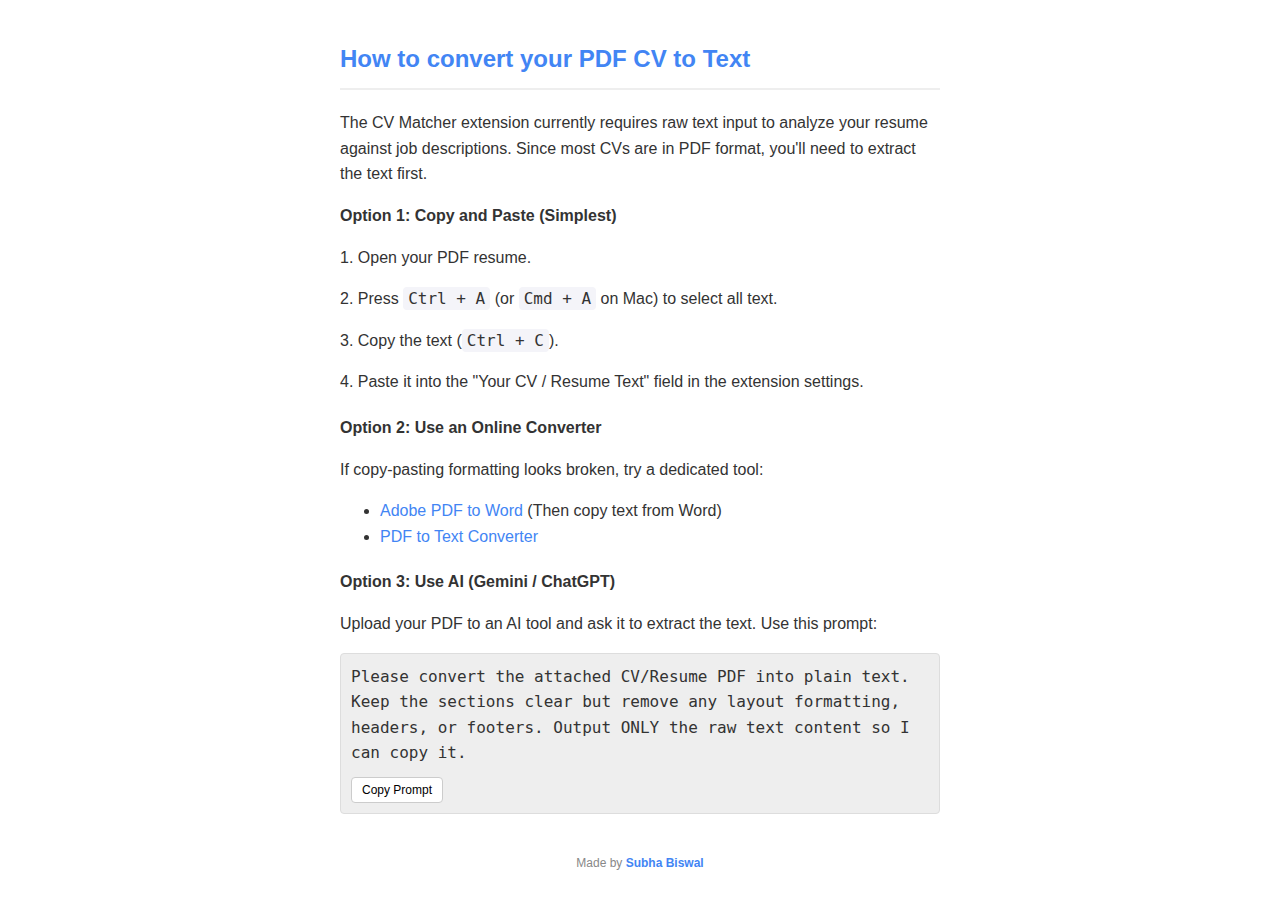
<file: help.html>
<!doctype html>
<html lang="en">
    <head>
        <meta charset="UTF-8" />
        <meta name="viewport" content="width=device-width, initial-scale=1.0" />
        <title>CV Matcher - Help</title>
        <style>
            body {
                font-family: "Segoe UI", Tahoma, Geneva, Verdana, sans-serif;
                max-width: 600px;
                margin: 0 auto;
                padding: 20px;
                color: #333;
                line-height: 1.6;
            }
            h2 {
                color: #4285f4;
                border-bottom: 2px solid #eee;
                padding-bottom: 10px;
            }
            .step {
                margin-bottom: 20px;
            }
            .step h3 {
                margin-bottom: 5px;
                font-size: 16px;
            }
            code {
                background-color: #f4f4f9;
                padding: 2px 5px;
                border-radius: 4px;
                font-family: Consolas, monospace;
            }
            a {
                color: #4285f4;
                text-decoration: none;
            }
            a:hover {
                text-decoration: underline;
            }
            .footer {
                margin-top: 40px;
                font-size: 12px;
                color: #888;
                text-align: center;
            }
        </style>
    </head>
    <body>
        <h2>How to convert your PDF CV to Text</h2>
        <p>The CV Matcher extension currently requires raw text input to analyze your resume against job descriptions. Since most CVs are in PDF format, you'll need to extract the text first.</p>

        <div class="step">
            <h3>Option 1: Copy and Paste (Simplest)</h3>
            <p>1. Open your PDF resume.</p>
            <p>2. Press <code>Ctrl + A</code> (or <code>Cmd + A</code> on Mac) to select all text.</p>
            <p>3. Copy the text (<code>Ctrl + C</code>).</p>
            <p>4. Paste it into the "Your CV / Resume Text" field in the extension settings.</p>
        </div>

        <div class="step">
            <h3>Option 2: Use an Online Converter</h3>
            <p>If copy-pasting formatting looks broken, try a dedicated tool:</p>
            <ul>
                <li><a href="https://www.adobe.com/acrobat/online/pdf-to-word.html" target="_blank">Adobe PDF to Word</a> (Then copy text from Word)</li>
                <li><a href="https://pdf2text.com/" target="_blank">PDF to Text Converter</a></li>
            </ul>
        </div>

        <div class="step">
            <h3>Option 3: Use AI (Gemini / ChatGPT)</h3>
            <p>Upload your PDF to an AI tool and ask it to extract the text. Use this prompt:</p>
            <div style="position: relative; background: #eee; padding: 10px; border-radius: 4px; border: 1px solid #ddd">
                <code id="aiPrompt" style="display: block; white-space: pre-wrap; margin-bottom: 10px; background: none; padding: 0">Please convert the attached CV/Resume PDF into plain text. Keep the sections clear but remove any layout formatting, headers, or footers. Output ONLY the raw text content so I can copy it.</code>
                <button id="copyBtn" style="background: #fff; border: 1px solid #ccc; padding: 5px 10px; cursor: pointer; font-size: 12px; border-radius: 4px">Copy Prompt</button>
                <span id="copyMsg" style="font-size: 12px; color: green; margin-left: 10px; opacity: 0; transition: opacity 0.3s">Copied!</span>
            </div>
        </div>

        <!-- <script>
            function copyPrompt() {
                const promptText = document.getElementById("aiPrompt").innerText;
                navigator.clipboard.writeText(promptText).then(() => {
                    const msg = document.getElementById("copyMsg");
                    msg.style.opacity = 1;
                    setTimeout(() => {
                        msg.style.opacity = 0;
                    }, 2000);
                });
            }
        </script> -->
        <script src="help.js"></script>

        <div class="footer">
            Made by <a href="https://subha-1.netlify.app/" target="_blank"><strong>Subha Biswal</strong></a>
        </div>
    </body>
</html>
</file>
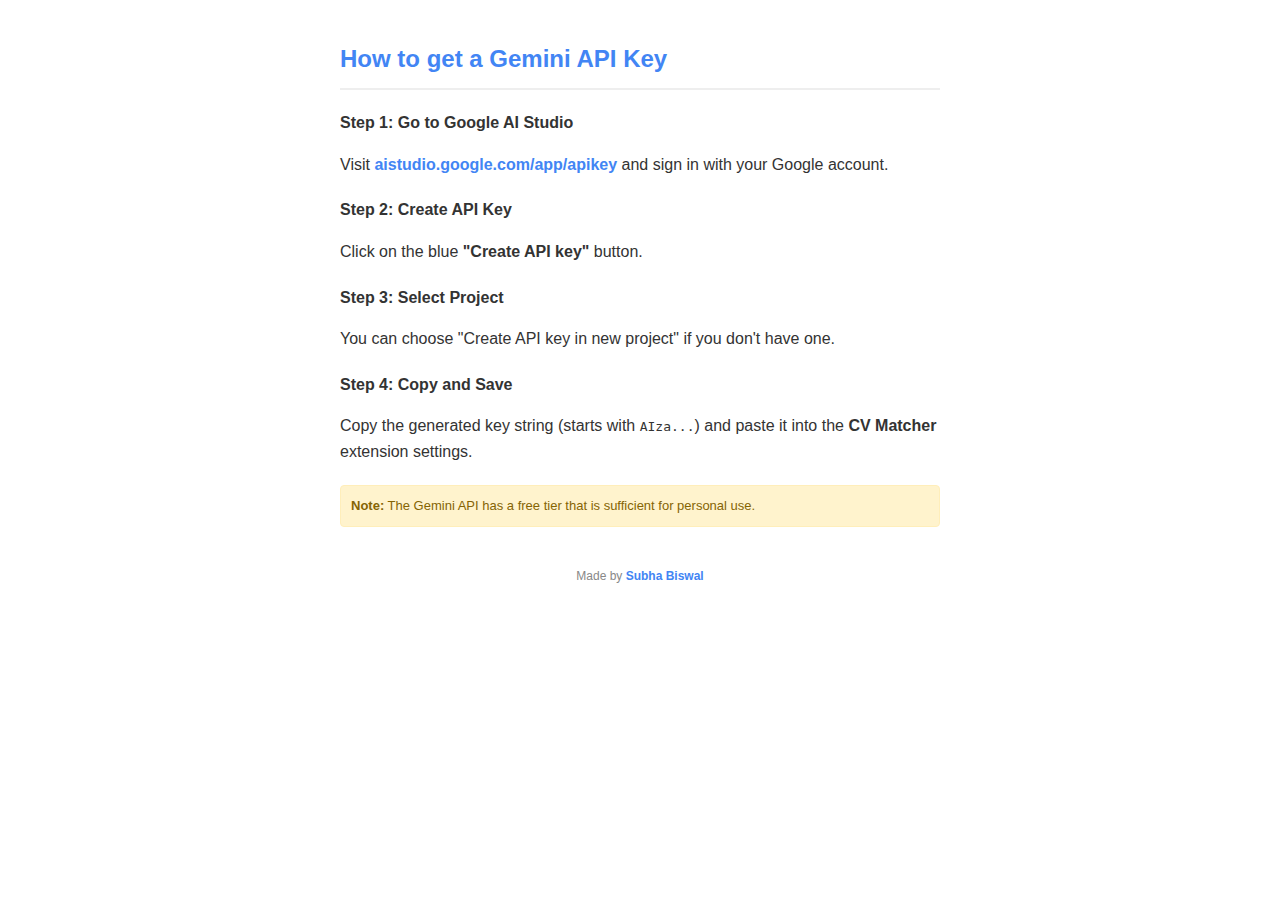
<file: help_api.html>
<!doctype html>
<html lang="en">
    <head>
        <meta charset="UTF-8" />
        <meta name="viewport" content="width=device-width, initial-scale=1.0" />
        <title>Get Gemini API Key</title>
        <style>
            body {
                font-family: "Segoe UI", Tahoma, Geneva, Verdana, sans-serif;
                max-width: 600px;
                margin: 0 auto;
                padding: 20px;
                color: #333;
                line-height: 1.6;
            }
            h2 {
                color: #4285f4;
                border-bottom: 2px solid #eee;
                padding-bottom: 10px;
            }
            .step {
                margin-bottom: 20px;
            }
            .step h3 {
                margin-bottom: 5px;
                font-size: 16px;
            }
            a {
                color: #4285f4;
                text-decoration: none;
                font-weight: bold;
            }
            a:hover {
                text-decoration: underline;
            }
            .note {
                background-color: #fff3cd;
                border: 1px solid #ffeeba;
                color: #856404;
                padding: 10px;
                border-radius: 4px;
                font-size: 13px;
            }
            .footer {
                margin-top: 40px;
                font-size: 12px;
                color: #888;
                text-align: center;
            }
        </style>
    </head>
    <body>
        <h2>How to get a Gemini API Key</h2>

        <div class="step">
            <h3>Step 1: Go to Google AI Studio</h3>
            <p>Visit <a href="https://aistudio.google.com/app/apikey" target="_blank">aistudio.google.com/app/apikey</a> and sign in with your Google account.</p>
        </div>

        <div class="step">
            <h3>Step 2: Create API Key</h3>
            <p>Click on the blue <strong>"Create API key"</strong> button.</p>
        </div>

        <div class="step">
            <h3>Step 3: Select Project</h3>
            <p>You can choose "Create API key in new project" if you don't have one.</p>
        </div>

        <div class="step">
            <h3>Step 4: Copy and Save</h3>
            <p>Copy the generated key string (starts with <code>AIza...</code>) and paste it into the <strong>CV Matcher</strong> extension settings.</p>
        </div>

        <div class="note"><strong>Note:</strong> The Gemini API has a free tier that is sufficient for personal use.</div>

        <div class="footer">
            Made by <a href="https://subha-1.netlify.app/" target="_blank"><strong>Subha Biswal</strong></a>
        </div>
    </body>
</html>
</file>
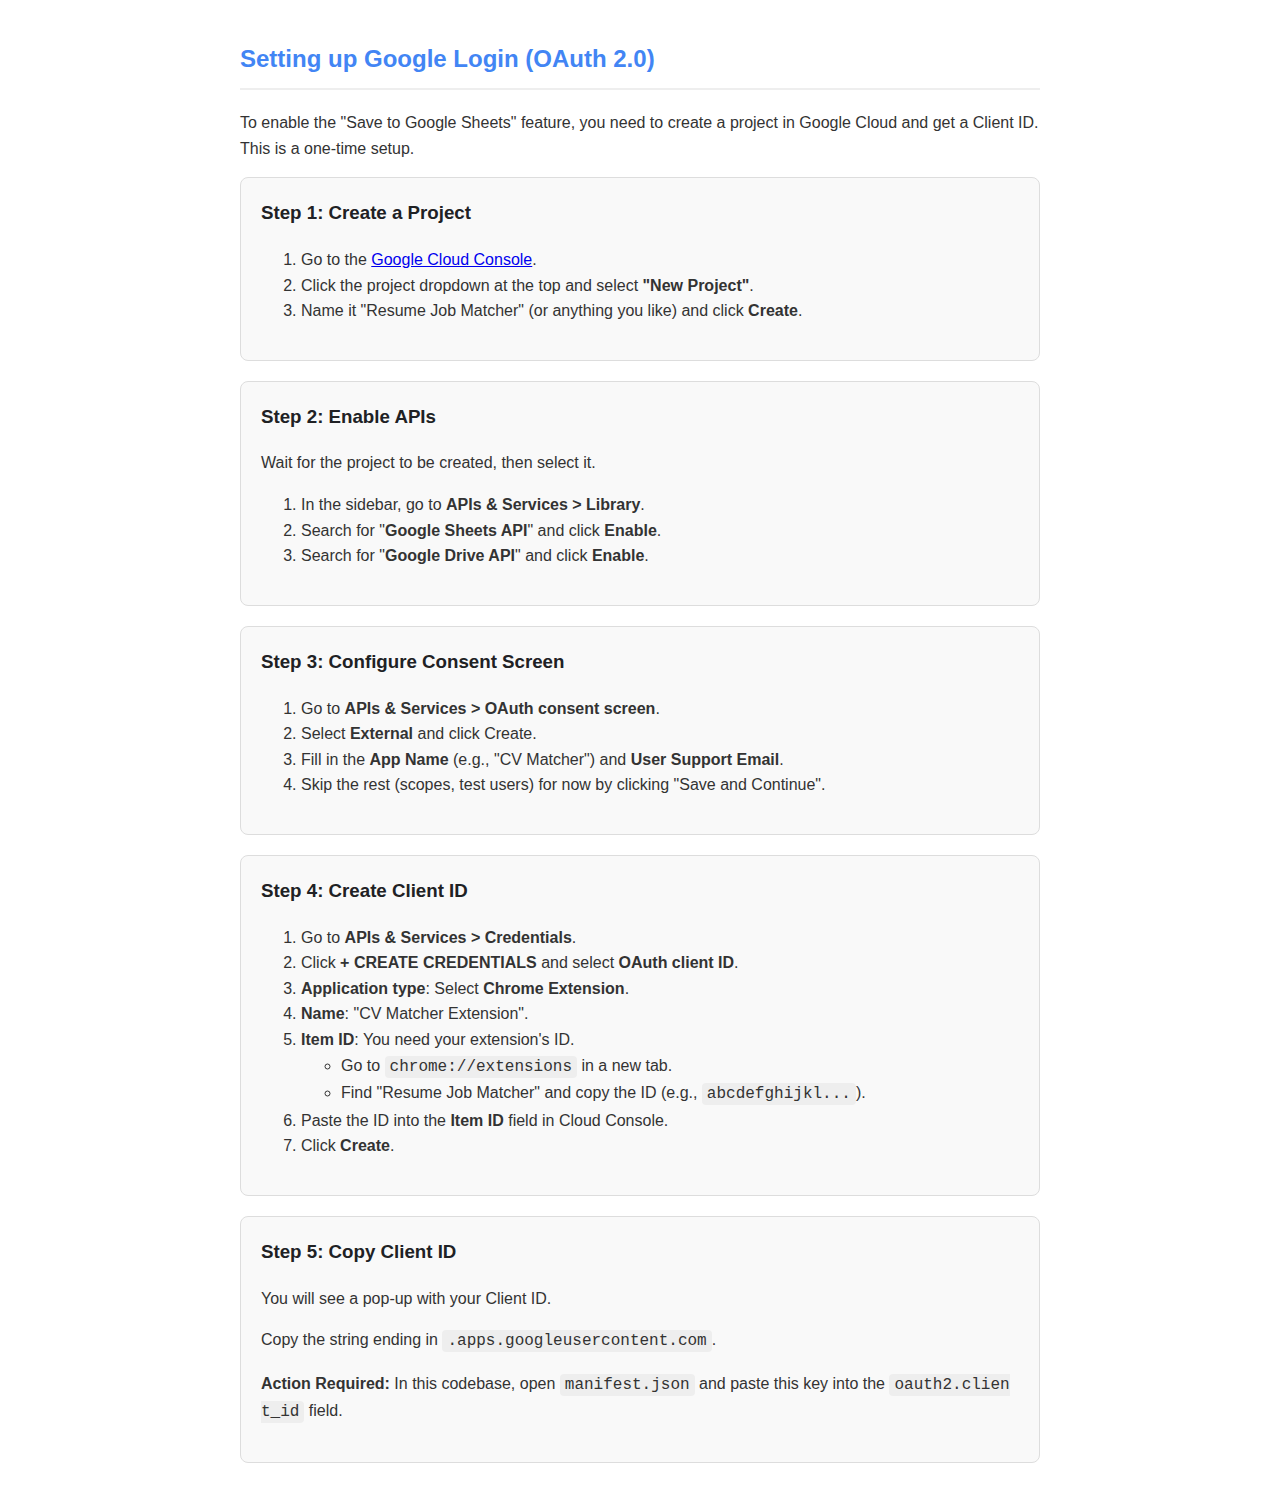
<file: help_login.html>
<!doctype html>
<html lang="en">
    <head>
        <meta charset="UTF-8" />
        <meta name="viewport" content="width=device-width, initial-scale=1.0" />
        <title>Google Cloud Login Setup</title>
        <style>
            body {
                font-family: "Segoe UI", Tahoma, Geneva, Verdana, sans-serif;
                max-width: 800px;
                margin: 0 auto;
                padding: 20px;
                color: #333;
                line-height: 1.6;
            }
            h2 {
                color: #4285f4;
                border-bottom: 2px solid #eee;
                padding-bottom: 10px;
            }
            .step {
                background: #f9f9f9;
                border: 1px solid #ddd;
                padding: 20px;
                border-radius: 8px;
                margin-bottom: 20px;
            }
            .step h3 {
                margin-top: 0;
                color: #202124;
            }
            code {
                background-color: #eee;
                padding: 2px 5px;
                border-radius: 4px;
                font-family: Consolas, monospace;
                word-break: break-all;
            }
            .warning {
                background-color: #fff3cd;
                border-left: 5px solid #ffc107;
                padding: 15px;
                margin: 20px 0;
            }
        </style>
    </head>
    <body>
        <h2>Setting up Google Login (OAuth 2.0)</h2>
        <p>To enable the "Save to Google Sheets" feature, you need to create a project in Google Cloud and get a Client ID. This is a one-time setup.</p>

        <div class="step">
            <h3>Step 1: Create a Project</h3>
            <ol>
                <li>Go to the <a href="https://console.cloud.google.com/" target="_blank">Google Cloud Console</a>.</li>
                <li>Click the project dropdown at the top and select <strong>"New Project"</strong>.</li>
                <li>Name it "Resume Job Matcher" (or anything you like) and click <strong>Create</strong>.</li>
            </ol>
        </div>

        <div class="step">
            <h3>Step 2: Enable APIs</h3>
            <p>Wait for the project to be created, then select it.</p>
            <ol>
                <li>In the sidebar, go to <strong>APIs & Services > Library</strong>.</li>
                <li>Search for "<strong>Google Sheets API</strong>" and click <strong>Enable</strong>.</li>
                <li>Search for "<strong>Google Drive API</strong>" and click <strong>Enable</strong>.</li>
            </ol>
        </div>

        <div class="step">
            <h3>Step 3: Configure Consent Screen</h3>
            <ol>
                <li>Go to <strong>APIs & Services > OAuth consent screen</strong>.</li>
                <li>Select <strong>External</strong> and click Create.</li>
                <li>Fill in the <strong>App Name</strong> (e.g., "CV Matcher") and <strong>User Support Email</strong>.</li>
                <li>Skip the rest (scopes, test users) for now by clicking "Save and Continue".</li>
            </ol>
        </div>

        <div class="step">
            <h3>Step 4: Create Client ID</h3>
            <ol>
                <li>Go to <strong>APIs & Services > Credentials</strong>.</li>
                <li>Click <strong>+ CREATE CREDENTIALS</strong> and select <strong>OAuth client ID</strong>.</li>
                <li><strong>Application type</strong>: Select <strong>Chrome Extension</strong>.</li>
                <li><strong>Name</strong>: "CV Matcher Extension".</li>
                <li>
                    <strong>Item ID</strong>: You need your extension's ID.
                    <ul>
                        <li>Go to <code>chrome://extensions</code> in a new tab.</li>
                        <li>Find "Resume Job Matcher" and copy the ID (e.g., <code>abcdefghijkl...</code>).</li>
                    </ul>
                </li>
                <li>Paste the ID into the <strong>Item ID</strong> field in Cloud Console.</li>
                <li>Click <strong>Create</strong>.</li>
            </ol>
        </div>

        <div class="step">
            <h3>Step 5: Copy Client ID</h3>
            <p>You will see a pop-up with your Client ID.</p>
            <p>Copy the string ending in <code>.apps.googleusercontent.com</code>.</p>
            <p><strong>Action Required:</strong> In this codebase, open <code>manifest.json</code> and paste this key into the <code>oauth2.client_id</code> field.</p>
        </div>
    </body>
</html>
</file>
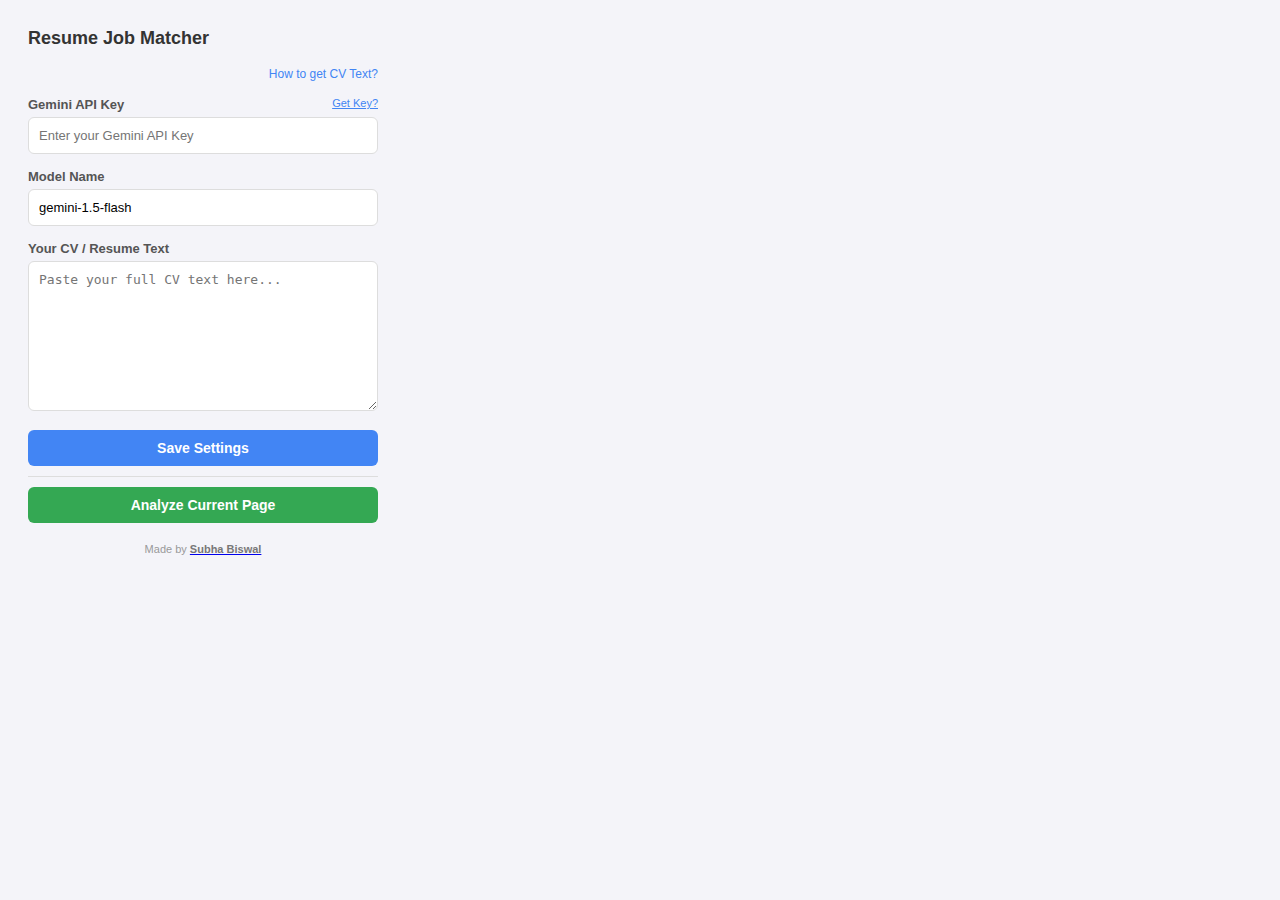
<file: popup.html>
<!doctype html>
<html lang="en">
    <head>
        <meta charset="UTF-8" />
        <meta name="viewport" content="width=device-width, initial-scale=1.0" />
        <title>CV Matcher Settings</title>
        <style>
            body {
                font-family: "Segoe UI", Tahoma, Geneva, Verdana, sans-serif;
                width: 350px;
                padding: 20px;
                background-color: #f4f4f9;
            }
            h2 {
                color: #333;
                margin-top: 0;
                font-size: 18px;
            }
            .form-group {
                margin-bottom: 15px;
            }
            label {
                display: block;
                margin-bottom: 5px;
                color: #555;
                font-weight: 600;
                font-size: 13px;
            }
            input[type="text"],
            textarea {
                width: 100%;
                padding: 10px;
                border: 1px solid #ddd;
                border-radius: 6px;
                box-sizing: border-box;
                font-size: 13px;
            }
            textarea {
                height: 150px;
                resize: vertical;
            }
            button {
                background-color: #4285f4;
                color: white;
                border: none;
                padding: 10px 15px;
                border-radius: 6px;
                cursor: pointer;
                width: 100%;
                font-size: 14px;
                font-weight: 600;
                transition: background-color 0.2s;
            }
            button:hover {
                background-color: #3367d6;
            }
            .status {
                margin-top: 10px;
                text-align: center;
                font-size: 12px;
                color: green;
                display: none;
            }
            .help-link {
                text-align: right;
                margin-bottom: 15px;
            }
            .help-link a {
                font-size: 12px;
                color: #4285f4;
                text-decoration: none;
            }
            .help-link a:hover {
                text-decoration: underline;
            }
            .footer {
                margin-top: 20px;
                text-align: center;
                font-size: 11px;
                color: #999;
            }
            .footer strong {
                color: #777;
            }
        </style>
    </head>
    <body>
        <h2>Resume Job Matcher</h2>
        <div class="help-link">
            <a href="help.html" target="_blank">How to get CV Text?</a>
        </div>
        <div class="form-group">
            <label for="apiKey">Gemini API Key <a href="help_api.html" target="_blank" style="float: right; font-size: 11px; font-weight: normal; color: #4285f4">Get Key?</a></label>
            <input type="text" id="apiKey" placeholder="Enter your Gemini API Key" />
        </div>
        <div class="form-group">
            <label for="modelName">Model Name</label>
            <input type="text" id="modelName" placeholder="e.g. gemini-1.5-flash" value="gemini-1.5-flash" />
        </div>
        <div class="form-group">
            <label for="cvText">Your CV / Resume Text</label>
            <textarea id="cvText" placeholder="Paste your full CV text here..."></textarea>
        </div>
        <button id="saveBtn">Save Settings</button>
        <div style="margin-top: 10px; border-top: 1px solid #ddd; padding-top: 10px">
            <button id="analyzeBtn" style="background-color: #34a853">Analyze Current Page</button>
        </div>
        <div id="status" class="status">Settings saved successfully!</div>
        <div class="footer">
            Made by <a href="https://subha-1.netlify.app/" target="_blank"><strong>Subha Biswal</strong></a>
        </div>
        <script src="popup.js"></script>
    </body>
</html>
</file>
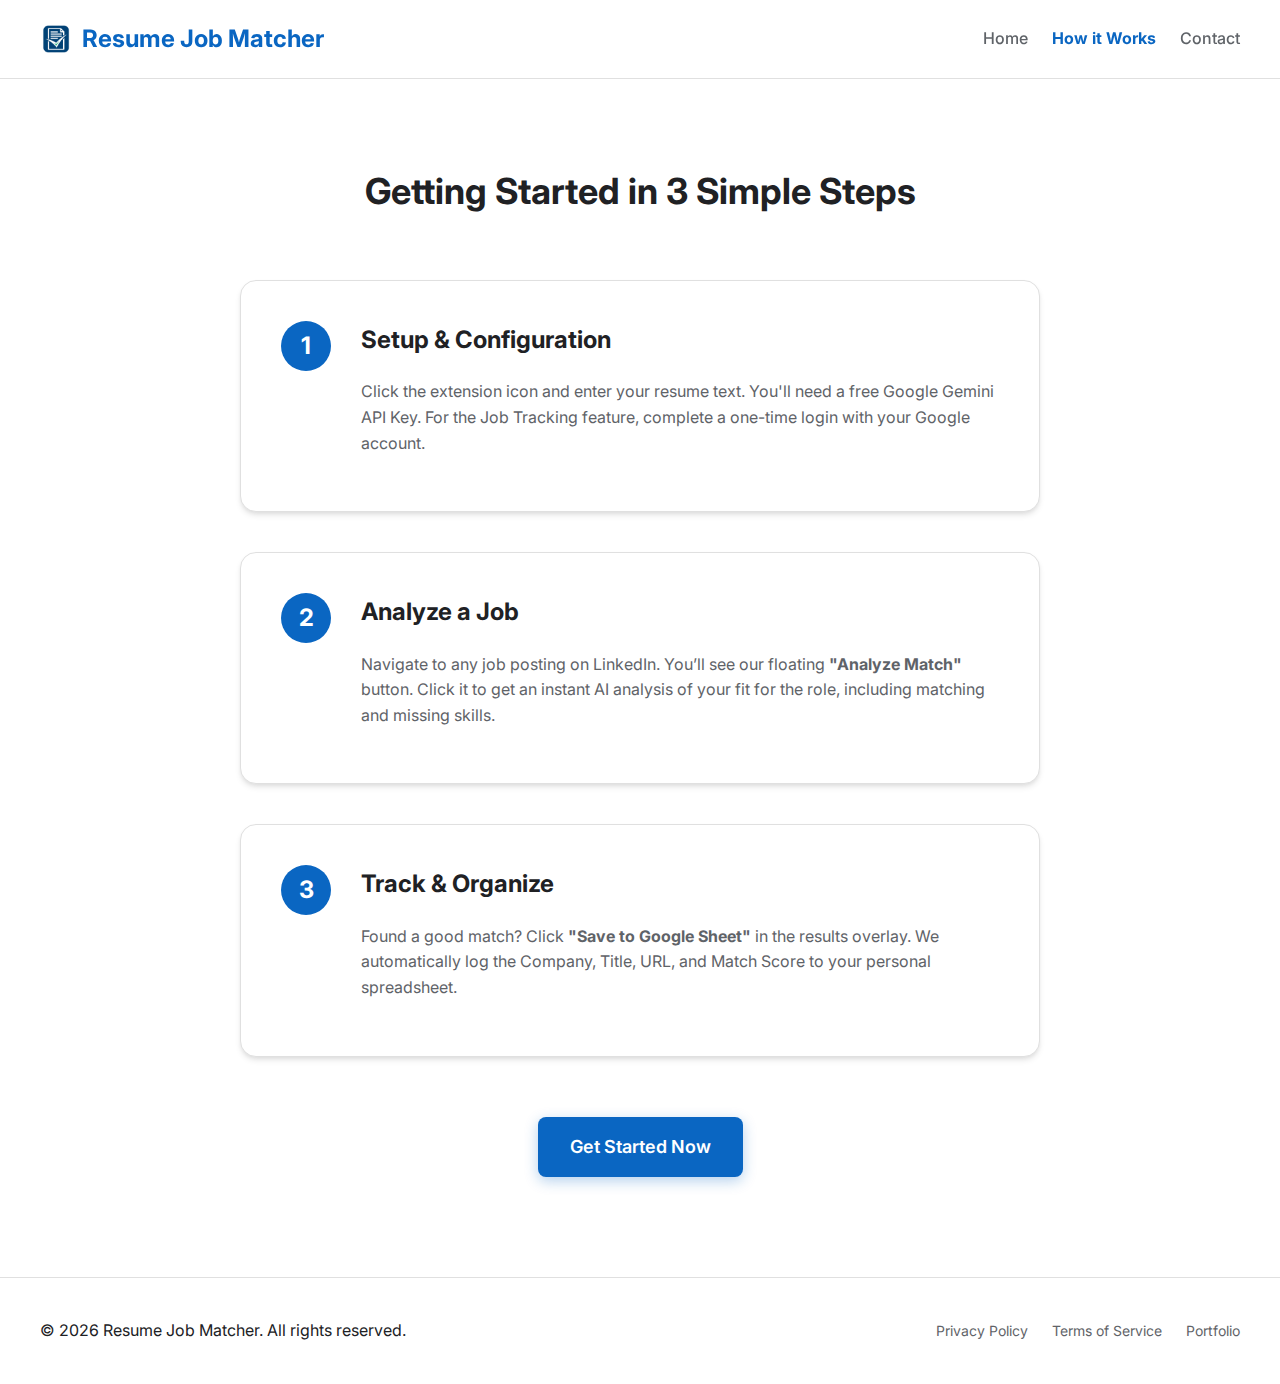
<file: website/how-it-works.html>
<!doctype html>
<html lang="en">
    <head>
        <meta charset="UTF-8" />
        <meta name="viewport" content="width=device-width, initial-scale=1.0" />
        <title>How it Works - Resume Job Matcher</title>
        <link rel="stylesheet" href="style.css" />
        <link href="https://fonts.googleapis.com/css2?family=Inter:wght@400;500;600;700&display=swap" rel="stylesheet" />
    </head>
    <body>
        <header>
            <div class="container">
                <nav>
                    <a href="index.html" class="logo">
                        <img src="../logo.png" alt="CV Matcher Logo" width="32" height="32" />
                        <span>Resume Job Matcher</span>
                    </a>
                    <div class="nav-links">
                        <a href="index.html">Home</a>
                        <a href="#" class="active">How it Works</a>
                        <a href="https://subha-1.netlify.app/" target="_blank">Contact</a>
                    </div>
                </nav>
            </div>
        </header>

        <div class="container content-page">
            <h1 style="text-align: center; margin-bottom: 60px">Getting Started in 3 Simple Steps</h1>

            <div class="step-card">
                <div class="step-number">1</div>
                <div>
                    <h2>Setup & Configuration</h2>
                    <p>Click the extension icon and enter your resume text. You'll need a free Google Gemini API Key. For the Job Tracking feature, complete a one-time login with your Google account.</p>
                </div>
            </div>

            <div class="step-card">
                <div class="step-number">2</div>
                <div>
                    <h2>Analyze a Job</h2>
                    <p>Navigate to any job posting on LinkedIn. You’ll see our floating <strong>"Analyze Match"</strong> button. Click it to get an instant AI analysis of your fit for the role, including matching and missing skills.</p>
                </div>
            </div>

            <div class="step-card">
                <div class="step-number">3</div>
                <div>
                    <h2>Track & Organize</h2>
                    <p>Found a good match? Click <strong>"Save to Google Sheet"</strong> in the results overlay. We automatically log the Company, Title, URL, and Match Score to your personal spreadsheet.</p>
                </div>
            </div>

            <div style="text-align: center; margin-top: 60px">
                <a href="index.html" class="cta-button">Get Started Now</a>
            </div>
        </div>

        <footer>
            <div class="container">
                <div class="footer-content">
                    <div class="copyright">&copy; 2026 Resume Job Matcher. All rights reserved.</div>
                    <div class="footer-links">
                        <a href="privacy.html">Privacy Policy</a>
                        <a href="terms.html">Terms of Service</a>
                        <a href="https://subha-1.netlify.app/" target="_blank">Portfolio</a>
                    </div>
                </div>
            </div>
        </footer>
    </body>
</html>
</file>
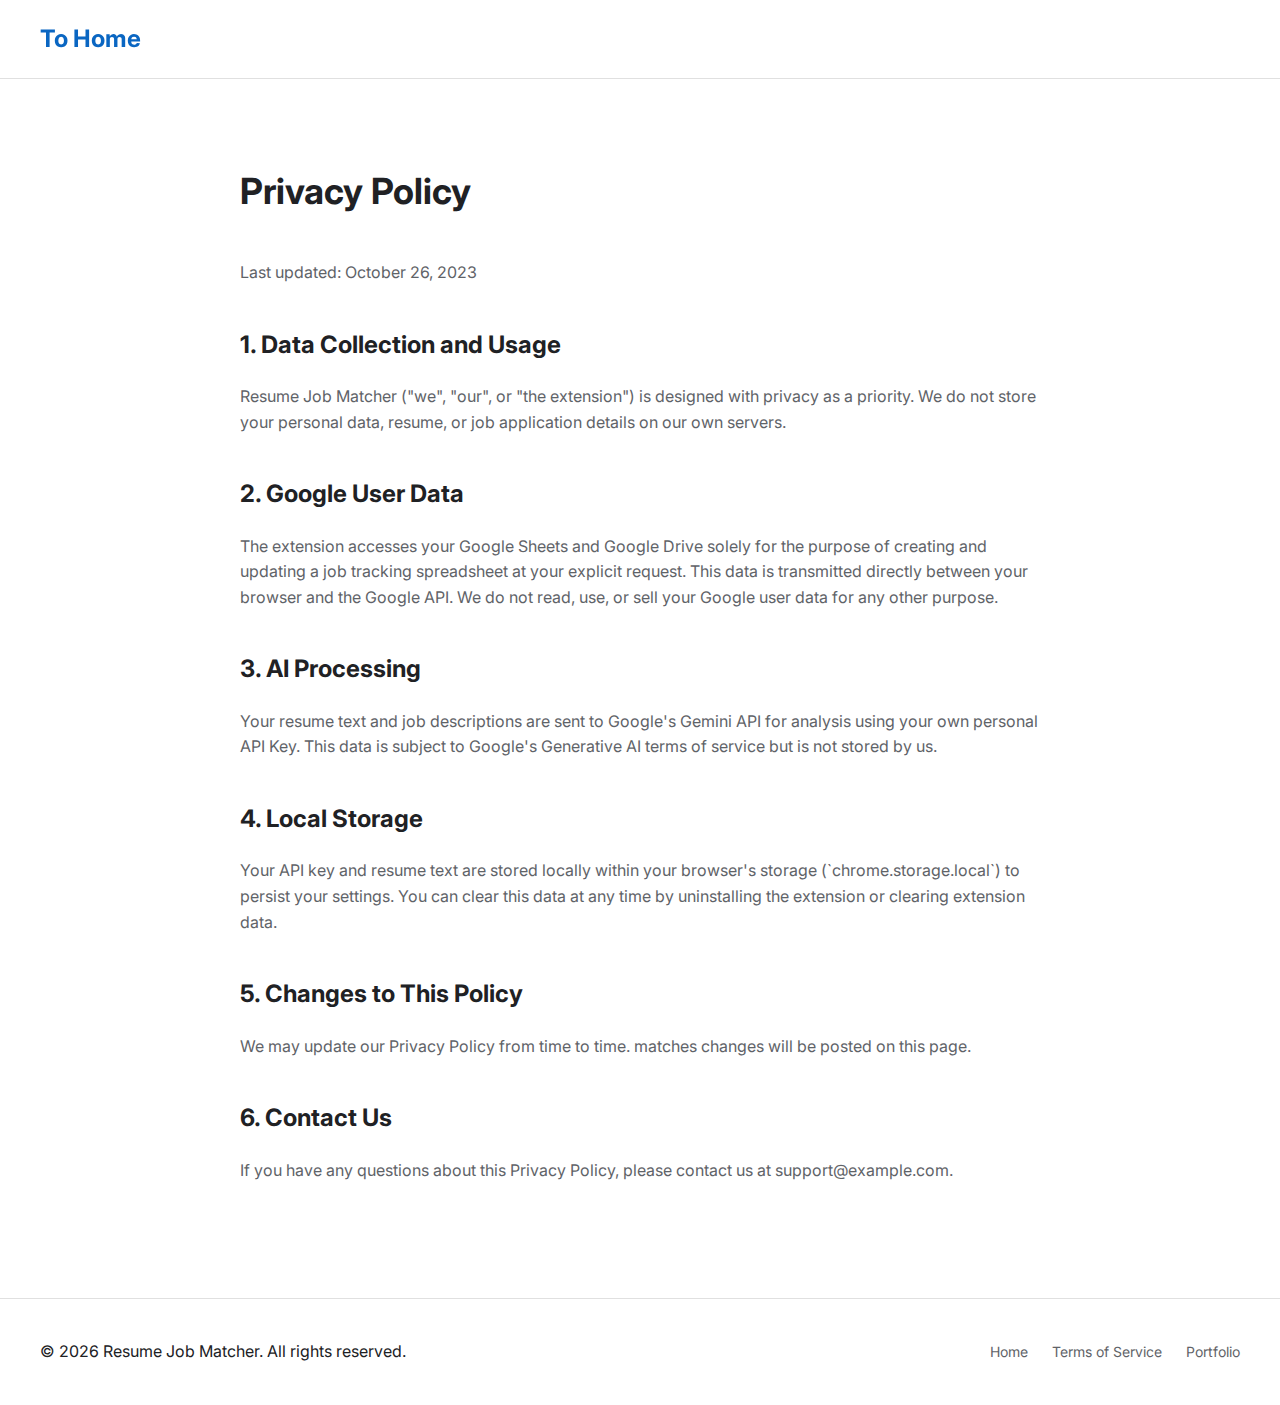
<file: website/privacy.html>
<!doctype html>
<html lang="en">
    <head>
        <meta charset="UTF-8" />
        <meta name="viewport" content="width=device-width, initial-scale=1.0" />
        <title>Privacy Policy - Resume Job Matcher</title>
        <link rel="stylesheet" href="style.css" />
        <link href="https://fonts.googleapis.com/css2?family=Inter:wght@400;500;600;700&display=swap" rel="stylesheet" />
    </head>
    <body>
        <header>
            <div class="container">
                <nav>
                    <a href="index.html" class="logo">To Home</a>
                </nav>
            </div>
        </header>

        <div class="container content-page">
            <h1>Privacy Policy</h1>
            <p>Last updated: October 26, 2023</p>

            <h2>1. Data Collection and Usage</h2>
            <p>Resume Job Matcher ("we", "our", or "the extension") is designed with privacy as a priority. We do not store your personal data, resume, or job application details on our own servers.</p>

            <h2>2. Google User Data</h2>
            <p>The extension accesses your Google Sheets and Google Drive solely for the purpose of creating and updating a job tracking spreadsheet at your explicit request. This data is transmitted directly between your browser and the Google API. We do not read, use, or sell your Google user data for any other purpose.</p>

            <h2>3. AI Processing</h2>
            <p>Your resume text and job descriptions are sent to Google's Gemini API for analysis using your own personal API Key. This data is subject to Google's Generative AI terms of service but is not stored by us.</p>

            <h2>4. Local Storage</h2>
            <p>Your API key and resume text are stored locally within your browser's storage (`chrome.storage.local`) to persist your settings. You can clear this data at any time by uninstalling the extension or clearing extension data.</p>

            <h2>5. Changes to This Policy</h2>
            <p>We may update our Privacy Policy from time to time. matches changes will be posted on this page.</p>

            <h2>6. Contact Us</h2>
            <p>If you have any questions about this Privacy Policy, please contact us at support@example.com.</p>
        </div>

        <footer>
            <div class="container">
                <div class="footer-content">
                    <div class="copyright">&copy; 2026 Resume Job Matcher. All rights reserved.</div>
                <div class="footer-links">
                    <a href="index.html">Home</a>
                    <a href="terms.html">Terms of Service</a>
                    <a href="https://subha-1.netlify.app/" target="_blank">Portfolio</a>
                </div>
            </div>
        </footer>
    </body>
</html>
</file>
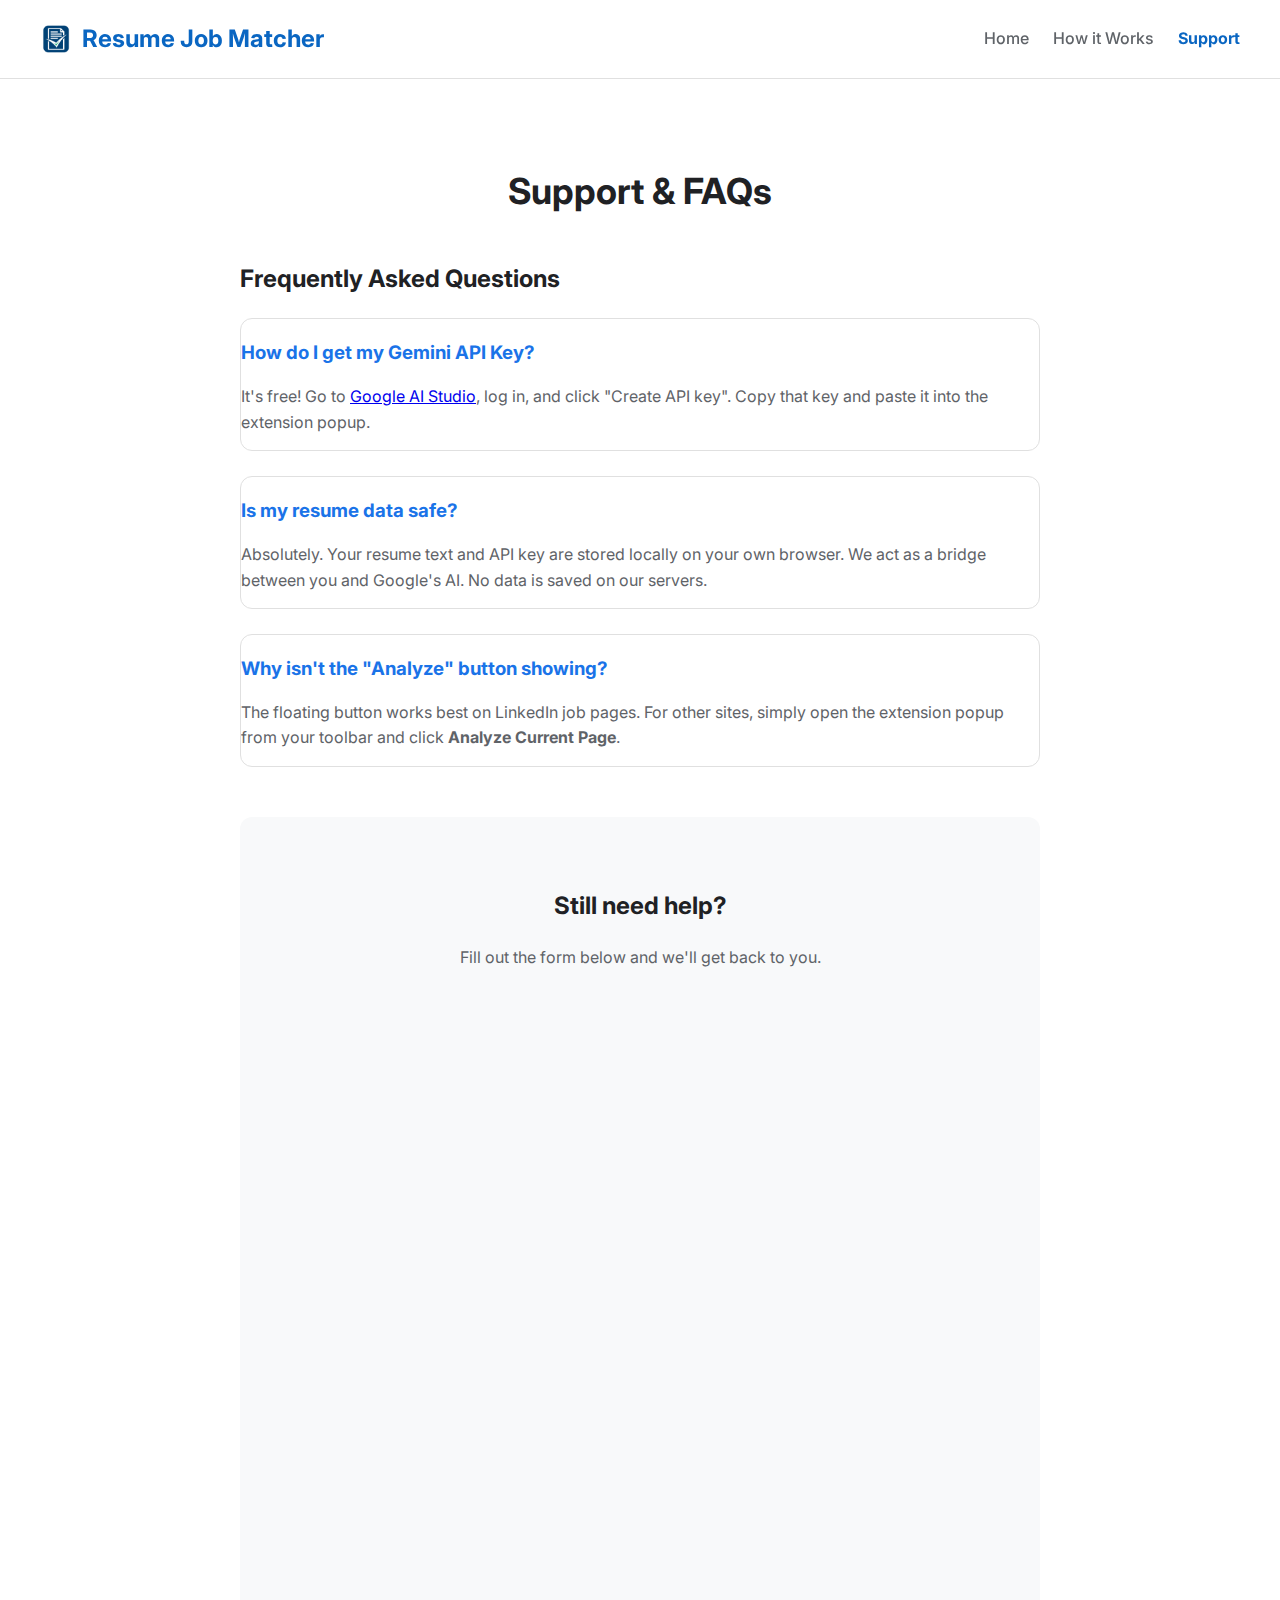
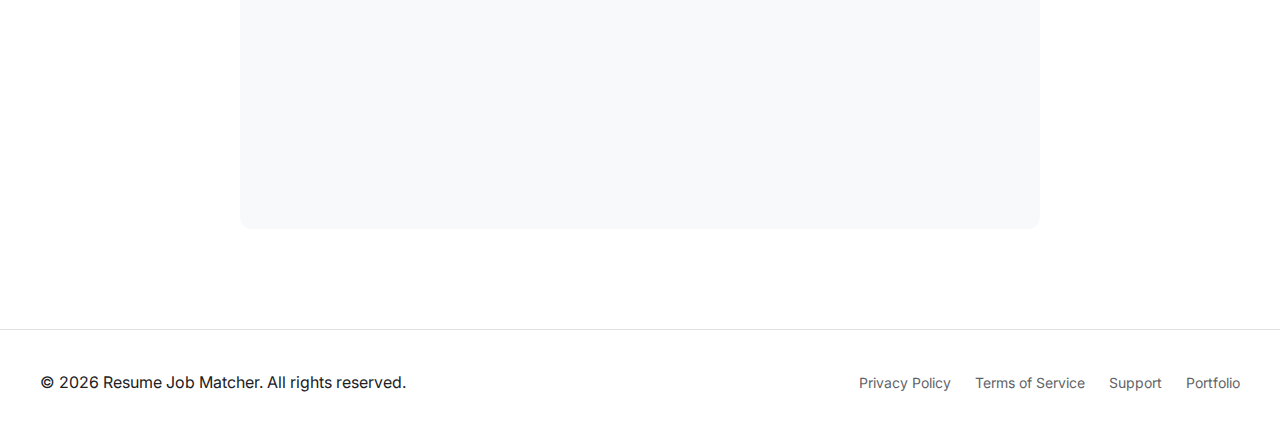
<file: website/support.html>
<!doctype html>
<html lang="en">
    <head>
        <meta charset="UTF-8" />
        <meta name="viewport" content="width=device-width, initial-scale=1.0" />
        <title>Support - Resume Job Matcher</title>
        <link rel="stylesheet" href="style.css" />
        <link href="https://fonts.googleapis.com/css2?family=Inter:wght@400;500;600;700&display=swap" rel="stylesheet" />
        <link rel="icon" type="image/png" href="logo.png" />
    </head>
    <body>
        <header>
            <div class="container">
                <nav>
                    <a href="index.html" class="logo">
                        <img src="logo.png" alt="CV Matcher Logo" width="32" height="32" />
                        <span>Resume Job Matcher</span>
                    </a>
                    <div class="nav-links">
                        <a href="index.html">Home</a>
                        <a href="how-it-works.html">How it Works</a>
                        <a href="#" class="active">Support</a>
                    </div>
                </nav>
            </div>
        </header>

        <div class="container content-page">
            <h1 style="text-align: center; margin-bottom: 40px">Support & FAQs</h1>

            <section style="margin-bottom: 50px">
                <h2>Frequently Asked Questions</h2>

                <div class="faq-item" style="margin-bottom: 25px">
                    <h3 style="margin-bottom: 10px; color: #1a73e8">How do I get my Gemini API Key?</h3>
                    <p>It's free! Go to <a href="https://aistudio.google.com/app/apikey" target="_blank">Google AI Studio</a>, log in, and click "Create API key". Copy that key and paste it into the extension popup.</p>
                </div>

                <div class="faq-item" style="margin-bottom: 25px">
                    <h3 style="margin-bottom: 10px; color: #1a73e8">Is my resume data safe?</h3>
                    <p>Absolutely. Your resume text and API key are stored locally on your own browser. We act as a bridge between you and Google's AI. No data is saved on our servers.</p>
                </div>

                <div class="faq-item" style="margin-bottom: 25px">
                    <h3 style="margin-bottom: 10px; color: #1a73e8">Why isn't the "Analyze" button showing?</h3>
                    <p>The floating button works best on LinkedIn job pages. For other sites, simply open the extension popup from your toolbar and click <strong>Analyze Current Page</strong>.</p>
                </div>
            </section>

            <section style="background: #f8f9fa; padding: 30px; border-radius: 12px; text-align: center">
                <h2>Still need help?</h2>
                <p style="margin-bottom: 20px">Fill out the form below and we'll get back to you.</p>
                <iframe src="https://docs.google.com/forms/d/e/1FAIpQLSc8XLRayp4L_h3-ldNzBPDey_9xhINRdmr74RBlLGOa__ibzQ/viewform?embedded=true" width="100%" height="800" frameborder="0" marginheight="0" marginwidth="0">Loading…</iframe>
            </section>
        </div>

        <footer>
            <div class="container">
                <div class="footer-content">
                    <div class="copyright">&copy; 2026 Resume Job Matcher. All rights reserved.</div>
                    <div class="footer-links">
                        <a href="privacy.html">Privacy Policy</a>
                        <a href="terms.html">Terms of Service</a>
                        <a href="#" class="active">Support</a>
                        <a href="https://subha-1.netlify.app/" target="_blank">Portfolio</a>
                    </div>
                </div>
            </div>
        </footer>
    </body>
</html>
</file>
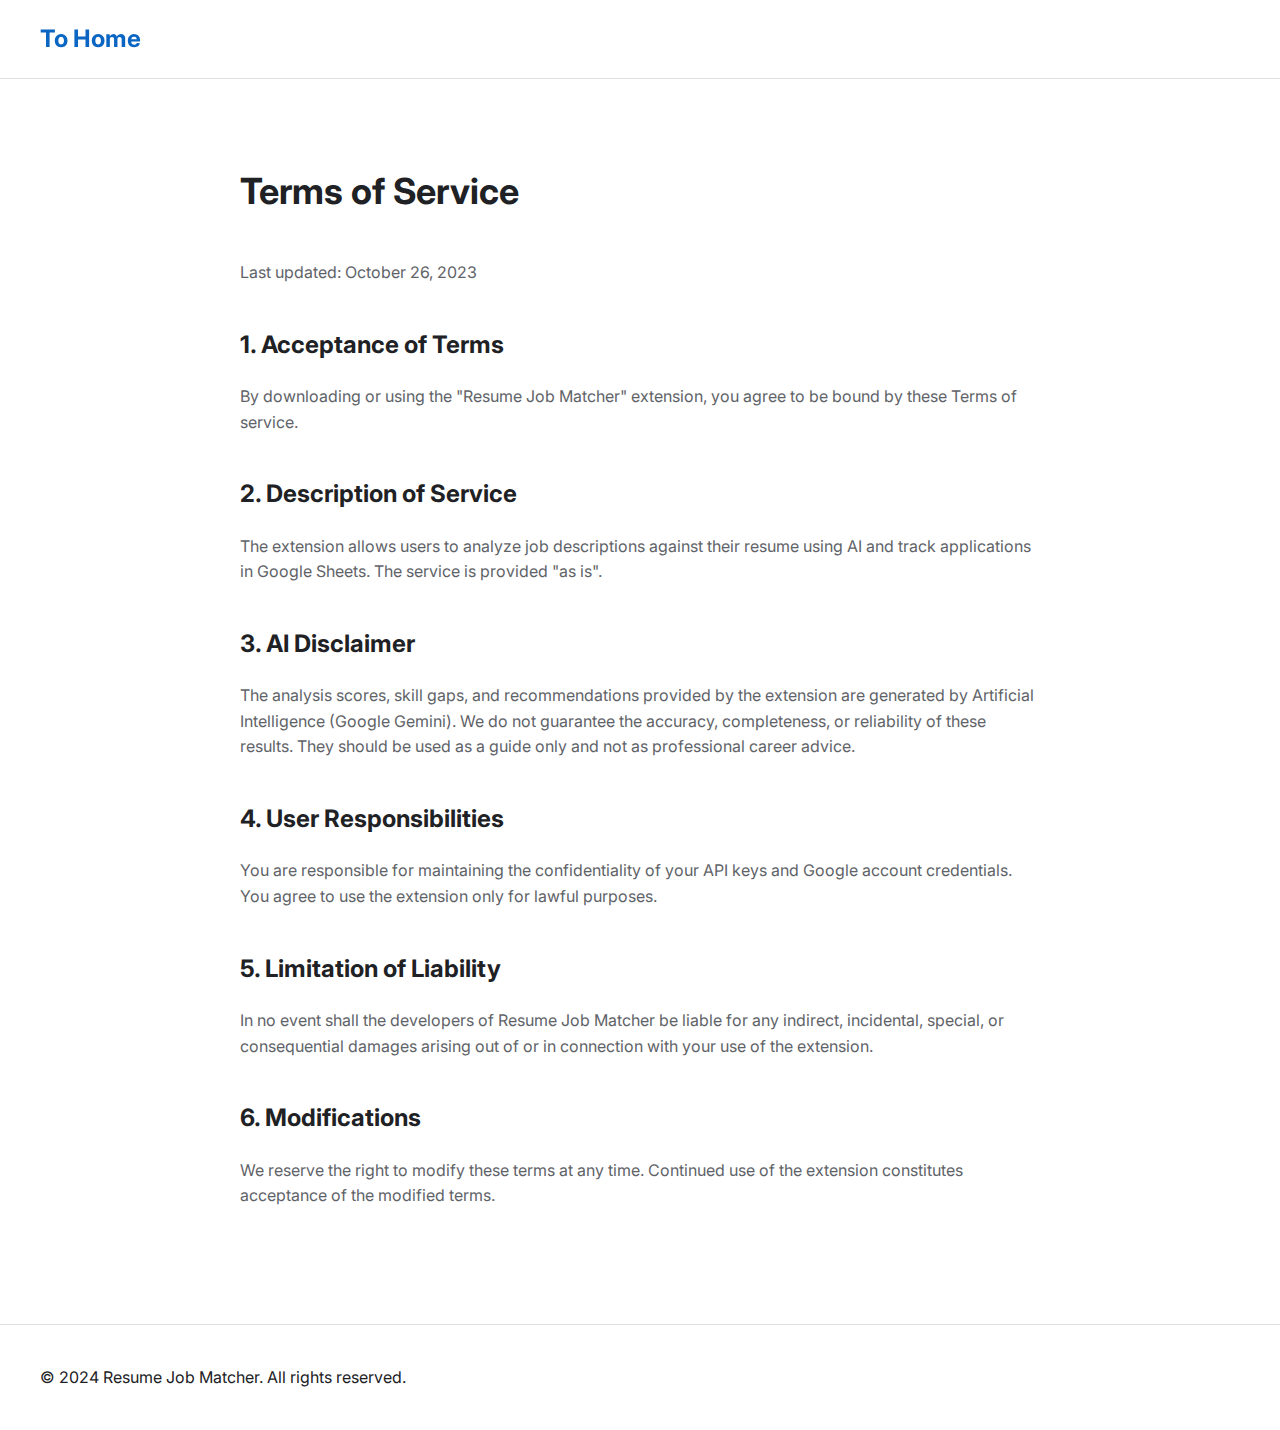
<file: website/terms.html>
<!doctype html>
<html lang="en">
    <head>
        <meta charset="UTF-8" />
        <meta name="viewport" content="width=device-width, initial-scale=1.0" />
        <title>Terms of Service - Resume Job Matcher</title>
        <link rel="stylesheet" href="style.css" />
        <link href="https://fonts.googleapis.com/css2?family=Inter:wght@400;500;600;700&display=swap" rel="stylesheet" />
    </head>
    <body>
        <header>
            <div class="container">
                <nav>
                    <a href="index.html" class="logo">To Home</a>
                </nav>
            </div>
        </header>

        <div class="container content-page">
            <h1>Terms of Service</h1>
            <p>Last updated: October 26, 2023</p>

            <h2>1. Acceptance of Terms</h2>
            <p>By downloading or using the "Resume Job Matcher" extension, you agree to be bound by these Terms of service.</p>

            <h2>2. Description of Service</h2>
            <p>The extension allows users to analyze job descriptions against their resume using AI and track applications in Google Sheets. The service is provided "as is".</p>

            <h2>3. AI Disclaimer</h2>
            <p>The analysis scores, skill gaps, and recommendations provided by the extension are generated by Artificial Intelligence (Google Gemini). We do not guarantee the accuracy, completeness, or reliability of these results. They should be used as a guide only and not as professional career advice.</p>

            <h2>4. User Responsibilities</h2>
            <p>You are responsible for maintaining the confidentiality of your API keys and Google account credentials. You agree to use the extension only for lawful purposes.</p>

            <h2>5. Limitation of Liability</h2>
            <p>In no event shall the developers of Resume Job Matcher be liable for any indirect, incidental, special, or consequential damages arising out of or in connection with your use of the extension.</p>

            <h2>6. Modifications</h2>
            <p>We reserve the right to modify these terms at any time. Continued use of the extension constitutes acceptance of the modified terms.</p>
        </div>

        <footer>
            <div class="container">
                <div class="footer-content">
                    <div class="copyright">&copy; 2024 Resume Job Matcher. All rights reserved.</div>
                </div>
            </div>
        </footer>
    </body>
</html>
</file>
<file: website/style.css>
/* Modern, Clean, Professional Styles */
:root {
    --primary: #0a66c2;
    --primary-dark: #004182;
    --secondary: #34a853;
    --text-dark: #202124;
    --text-light: #5f6368;
    --bg-light: #f9fafb;
    --white: #ffffff;
    --border: #e0e0e0;
    --shadow: 0 4px 6px -1px rgba(0, 0, 0, 0.1), 0 2px 4px -1px rgba(0, 0, 0, 0.06);
}

body {
    font-family: 'Inter', -apple-system, BlinkMacSystemFont, "Segoe UI", Roboto, sans-serif;
    margin: 0;
    padding: 0;
    color: var(--text-dark);
    line-height: 1.6;
    background-color: var(--white);
}

.container {
    max-width: 1200px;
    margin: 0 auto;
    padding: 0 20px;
}

/* Header */
header {
    background: var(--white);
    box-shadow: 0 1px 0 var(--border);
    padding: 20px 0;
    position: sticky;
    top: 0;
    z-index: 100;
}

nav {
    display: flex;
    justify-content: space-between;
    align-items: center;
}

.logo {
    font-size: 24px;
    font-weight: 700;
    color: var(--primary);
    text-decoration: none;
    display: flex;
    align-items: center;
    gap: 10px;
}

.nav-links a {
    color: var(--text-light);
    text-decoration: none;
    margin-left: 20px;
    font-weight: 500;
    transition: color 0.2s;
}

.nav-links a:hover {
    color: var(--primary);
}

/* Hero Section */
.hero {
    padding: 80px 0;
    text-align: center;
    background: linear-gradient(135deg, #f0f7ff 0%, #ffffff 100%);
}

.hero h1 {
    font-size: 48px;
    margin-bottom: 20px;
    color: var(--text-dark);
    line-height: 1.2;
}

.hero h1 span {
    color: var(--primary);
}

.hero p {
    font-size: 20px;
    color: var(--text-light);
    max-width: 700px;
    margin: 0 auto 40px;
}

.cta-button {
    display: inline-block;
    background-color: var(--primary);
    color: white;
    padding: 16px 32px;
    border-radius: 8px;
    font-size: 18px;
    font-weight: 600;
    text-decoration: none;
    transition: background-color 0.2s, transform 0.1s;
    box-shadow: 0 4px 14px rgba(10, 102, 194, 0.3);
}

.cta-button:hover {
    background-color: var(--primary-dark);
    transform: translateY(-1px);
}

/* Features */
.features {
    padding: 80px 0;
}

.section-title {
    text-align: center;
    margin-bottom: 60px;
}

.section-title h2 {
    font-size: 36px;
    margin-bottom: 15px;
}

.features-grid {
    display: grid;
    grid-template-columns: repeat(auto-fit, minmax(300px, 1fr));
    gap: 40px;
}

.feature-card {
    padding: 30px;
    border-radius: 12px;
    background: var(--white);
    border: 1px solid var(--border);
    transition: transform 0.2s, box-shadow 0.2s;
}

.feature-card:hover {
    transform: translateY(-5px);
    box-shadow: var(--shadow);
}

.icon {
    font-size: 32px;
    margin-bottom: 20px;
    display: inline-block;
    padding: 12px;
    background: #eef3fc;
    border-radius: 12px;
    color: var(--primary);
}

.feature-card h3 {
    margin-bottom: 10px;
    font-size: 20px;
}

/* Tracking Section */
.tracking-section {
    background-color: var(--bg-light);
    padding: 80px 0;
    text-align: center;
}

.sheets-badge {
    background-color: #e6f4ea;
    color: #137333;
    padding: 5px 15px;
    border-radius: 20px;
    font-size: 14px;
    font-weight: 600;
    display: inline-block;
    margin-bottom: 15px;
}

/* Simple Footer */
footer {
    background: var(--white);
    border-top: 1px solid var(--border);
    padding: 40px 0;
    margin-top: 40px;
}

.footer-content {
    display: flex;
    justify-content: space-between;
    align-items: center;
    flex-wrap: wrap;
    gap: 20px;
}

.footer-links a {
    color: var(--text-light);
    text-decoration: none;
    margin-left: 20px;
    font-size: 14px;
}

.footer-links a:hover {
    color: var(--primary);
    text-decoration: underline;
}

/* Content Pages (Privacy/Terms) */
.content-page {
    padding: 60px 0;
    max-width: 800px;
}

.content-page h1 {
    font-size: 36px;
    margin-bottom: 40px;
}

.content-page h2 {
    font-size: 24px;
    margin-top: 40px;
    margin-bottom: 20px;
    color: var(--text-dark);
}

.content-page p, .content-page li {
    font-size: 16px;
    color: var(--text-light);
    margin-bottom: 15px;
}

/* Steps for How it Works */
.step-card {
    display: flex;
    gap: 30px;
    background: var(--white);
    padding: 40px;
    border-radius: 16px;
    box-shadow: var(--shadow);
    margin-bottom: 40px;
    border: 1px solid var(--border);
    align-items: flex-start;
}

.step-number {
    background-color: var(--primary);
    color: white;
    width: 50px;
    height: 50px;
    border-radius: 50%;
    display: flex;
    align-items: center;
    justify-content: center;
    font-size: 24px;
    font-weight: 700;
    flex-shrink: 0;
}

.step-card h2 {
    margin-top: 0;
    font-size: 24px;
    color: var(--text-dark);
}

.nav-links a.active {
    color: var(--primary);
    font-weight: 700;
}

/* FAQ Section */
.faq-section {
    padding: 80px 0;
    background-color: var(--white);
}

.faq-section .section-title p {
    color: var(--text-light);
    font-size: 18px;
    margin-top: 10px;
}

.faq-container {
    max-width: 800px;
    margin: 0 auto;
}

.faq-item {
    margin-bottom: 15px;
    border: 1px solid var(--border);
    border-radius: 12px;
    overflow: hidden;
    background: var(--white);
    transition: box-shadow 0.2s;
}

.faq-item:hover {
    box-shadow: var(--shadow);
}

.faq-question {
    width: 100%;
    padding: 20px 25px;
    background: none;
    border: none;
    text-align: left;
    font-size: 18px;
    font-weight: 600;
    color: var(--text-dark);
    cursor: pointer;
    display: flex;
    justify-content: space-between;
    align-items: center;
    font-family: 'Inter', sans-serif;
    transition: background-color 0.2s;
}

.faq-question:hover {
    background-color: var(--bg-light);
}

.faq-icon {
    font-size: 24px;
    font-weight: 300;
    color: var(--primary);
    flex-shrink: 0;
    margin-left: 15px;
    transition: transform 0.3s;
}

.faq-answer {
    max-height: 0;
    overflow: hidden;
    transition: max-height 0.3s ease-out, padding 0.3s ease-out;
    padding: 0 25px;
}

.faq-item.active .faq-answer {
    max-height: 500px;
    padding: 0 25px 20px 25px;
}

.faq-answer p {
    color: var(--text-light);
    line-height: 1.7;
    margin: 0;
}

.faq-answer a {
    color: var(--primary);
    text-decoration: none;
}

.faq-answer a:hover {
    text-decoration: underline;
}
</file>
